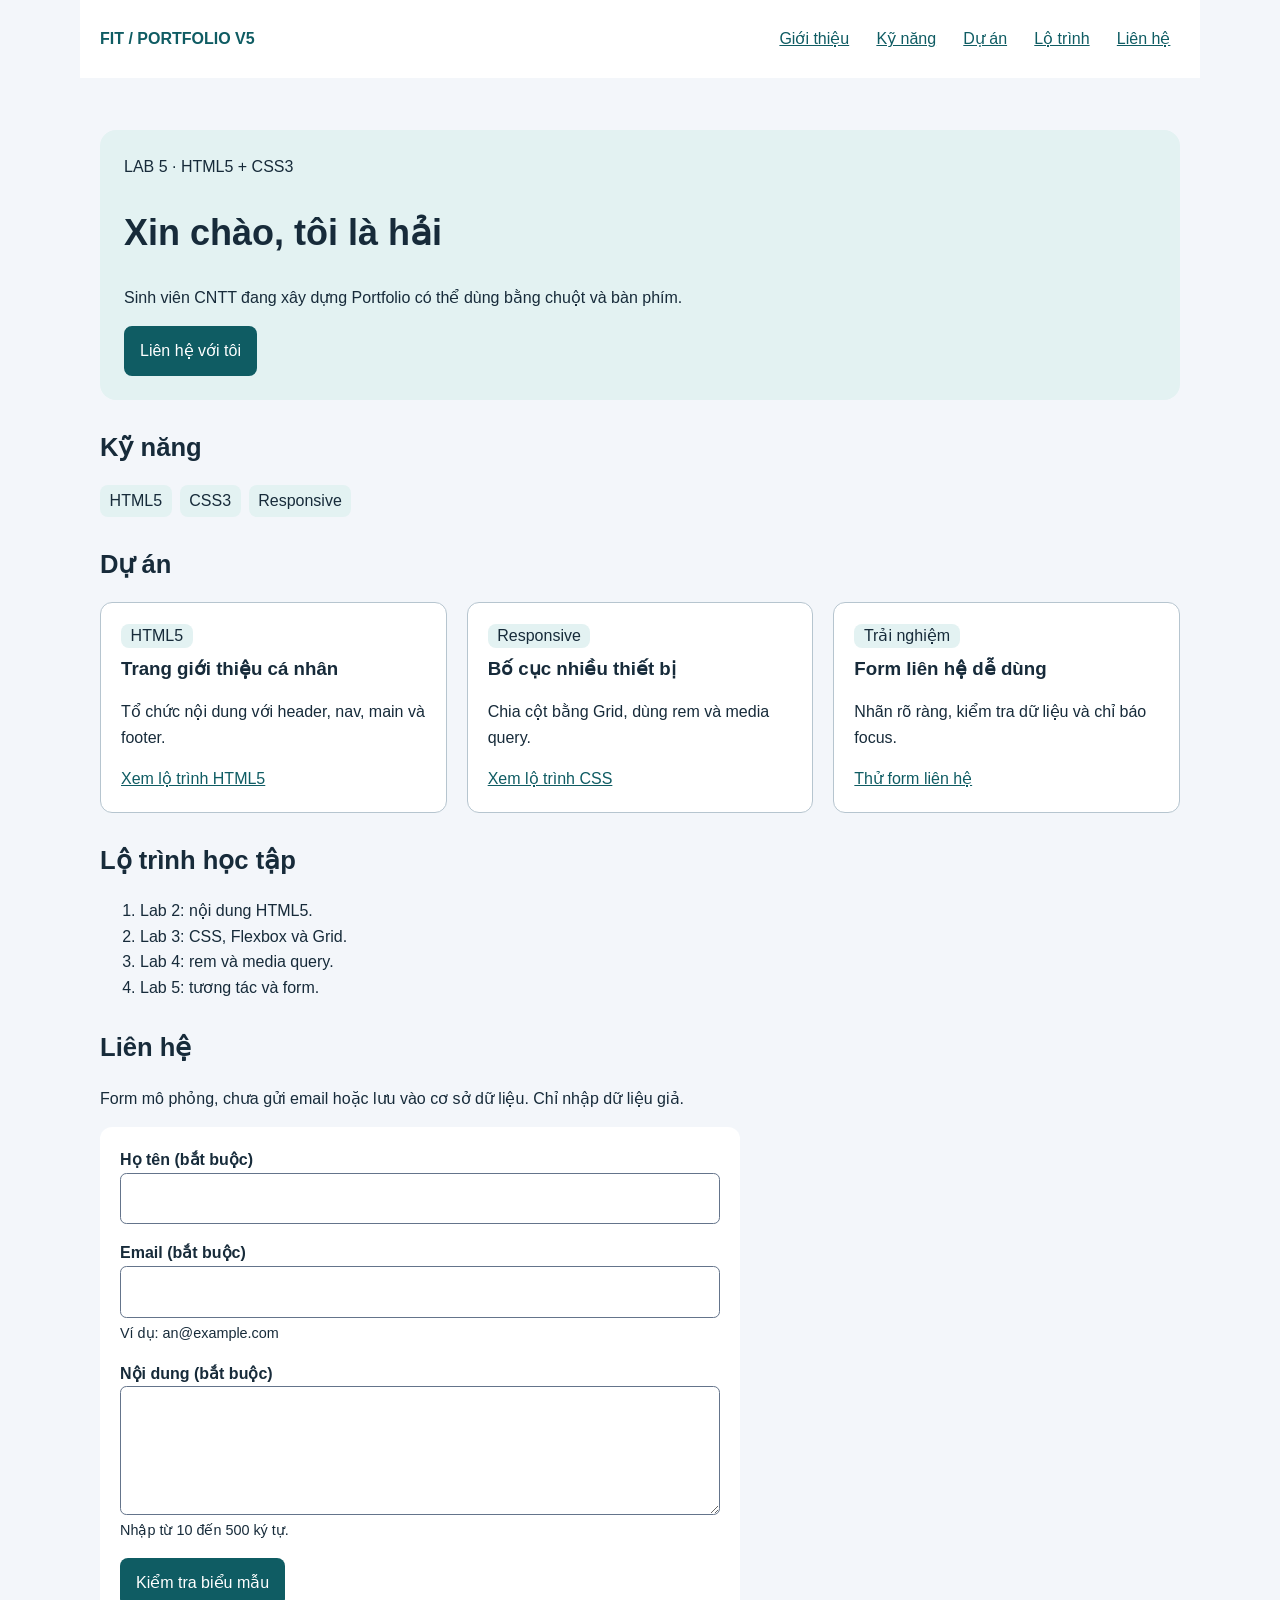
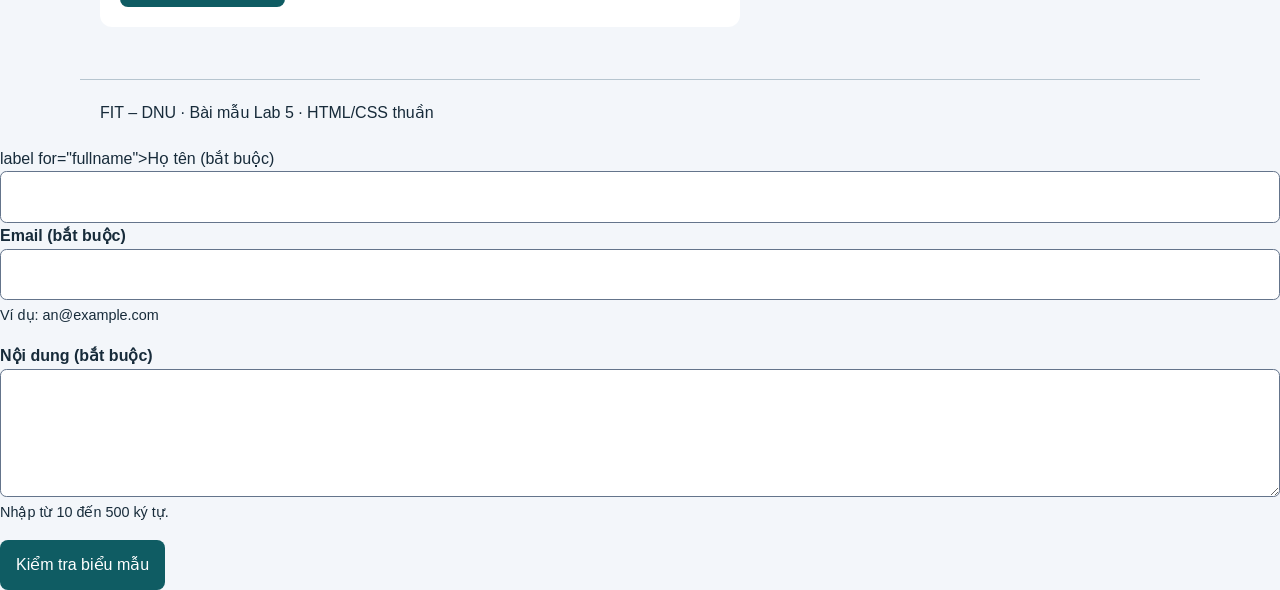
<file: index.html>
<!doctype html>
<html lang="vi">

<head>
    <meta charset="utf-8">
    <meta name="viewport" content="width=device-width,initial-scale=1">
    <title>Lab 5 · Portfolio thực hành</title>
    <link rel="stylesheet" href="css/style.css">
</head>

<body>
    <header><a class="brand" href="#gioi-thieu">FIT / PORTFOLIO V5</a>
        <nav class="menu" aria-label="Điều hướng chính">
            <a href="#gioi-thieu">Giới thiệu</a><a href="#ky-nang">Kỹ năng</a>
            <a href="#du-an">Dự án</a><a href="#lo-trinh">Lộ trình</a><a href="#lien-he">Liên hệ</a>
        </nav>
    </header>
    <main>
        <section class="hero" id="gioi-thieu"><span>LAB 5 · HTML5 + CSS3</span>
            <h1>Xin chào, tôi là hải</h1>
            <p>Sinh viên CNTT đang xây dựng Portfolio có thể dùng bằng chuột và bàn phím.</p>
            <a class="button" href="#lien-he">Liên hệ với tôi</a>
        </section>
        <section id="ky-nang">
            <h2>Kỹ năng</h2>
            <ul class="skills">
                <li>HTML5</li>
                <li>CSS3</li>
                <li>Responsive</li>
            </ul>
        </section>
        <section id="du-an">
            <h2>Dự án</h2>
            <div class="project-grid">
                <article class="card"><span class="tag">HTML5</span>
                    <h3>Trang giới thiệu cá nhân</h3>
                    <p>Tổ chức nội dung với header, nav, main và footer.</p><a href="#lo-trinh">Xem lộ trình HTML5</a>
                </article>
                <article class="card"><span class="tag">Responsive</span>
                    <h3>Bố cục nhiều thiết bị</h3>
                    <p>Chia cột bằng Grid, dùng rem và media query.</p><a href="#lo-trinh">Xem lộ trình CSS</a>
                </article>
                <article class="card"><span class="tag">Trải nghiệm</span>
                    <h3>Form liên hệ dễ dùng</h3>
                    <p>Nhãn rõ ràng, kiểm tra dữ liệu và chỉ báo focus.</p><a href="#lien-he">Thử form liên hệ</a>
                </article>
            </div>
        </section>
        <section id="lo-trinh">
            <h2>Lộ trình học tập</h2>
            <ol>
                <li>Lab 2: nội dung HTML5.</li>
                <li>Lab 3: CSS, Flexbox và Grid.</li>
                <li>Lab 4: rem và media query.</li>
                <li>Lab 5: tương tác và form.</li>
            </ol>
        </section>
        <section id="lien-he">
            <h2>Liên hệ</h2>
            <p>Form mô phỏng, chưa gửi email hoặc lưu vào cơ sở dữ liệu. Chỉ nhập dữ liệu giả.</p>
            <form action="ket-qua.html" method="get">
                <div class="form-field">
                    <label for="___">Họ tên (bắt buộc)</label><!-- 4.1 -->
                    <input id="fullname" name="fullname" type="text" autocomplete="name" required
minlength="___"><!-- 4.4 -->
                </div>
                <div class="form-field"><label for="email">Email (bắt buộc)</label>
                    <input id="email" name="email" type="___" ___ autocomplete="email"
                        aria-describedby="email-help"><!-- 4.2; 4.3 -->
                    <p class="help" id="email-help">Ví dụ: an@example.com</p>
                </div>
                <div class="form-field"><label for="message">Nội dung (bắt buộc)</label>
                    <textarea id="message" name="message" rows="4" required minlength="___" maxlength="___"
                        aria-describedby="___"></textarea><!-- 4.5; 4.6; 4.7 -->
                    <p class="help" id="message-help">Nhập từ 10 đến 500 ký tự.</p>
                </div>
                <button class="button" type="___">Kiểm tra biểu mẫu</button><!-- 4.8 -->
            </form>
        </section>
    </main>
    <footer>FIT – DNU · Bài mẫu Lab 5 · HTML/CSS thuần</footer>
</body>
label for="fullname">Họ tên (bắt buộc)</label><!-- 4.1 -->
<input id="fullname" name="fullname" type="text" autocomplete="name" required
    minlength="2"><!-- 4.4 -->

<div class="form-field">
    <label for="email">Email (bắt buộc)</label>
    <input id="email" name="email" type="email" required autocomplete="email"
        aria-describedby="email-help"><!-- 4.2; 4.3 -->
    <p class="help" id="email-help">Ví dụ: an@example.com</p>
</div>

<div class="form-field">
    <label for="message">Nội dung (bắt buộc)</label>
    <textarea id="message" name="message" rows="4" required minlength="10" maxlength="500"
        aria-describedby="message-help"></textarea><!-- 4.5; 4.6; 4.7 -->
    <p class="help" id="message-help">Nhập từ 10 đến 500 ký tự.</p>
</div>

<button class="button" type="submit">Kiểm tra biểu mẫu</button><!-- 4.8 -->

</html>
</file>
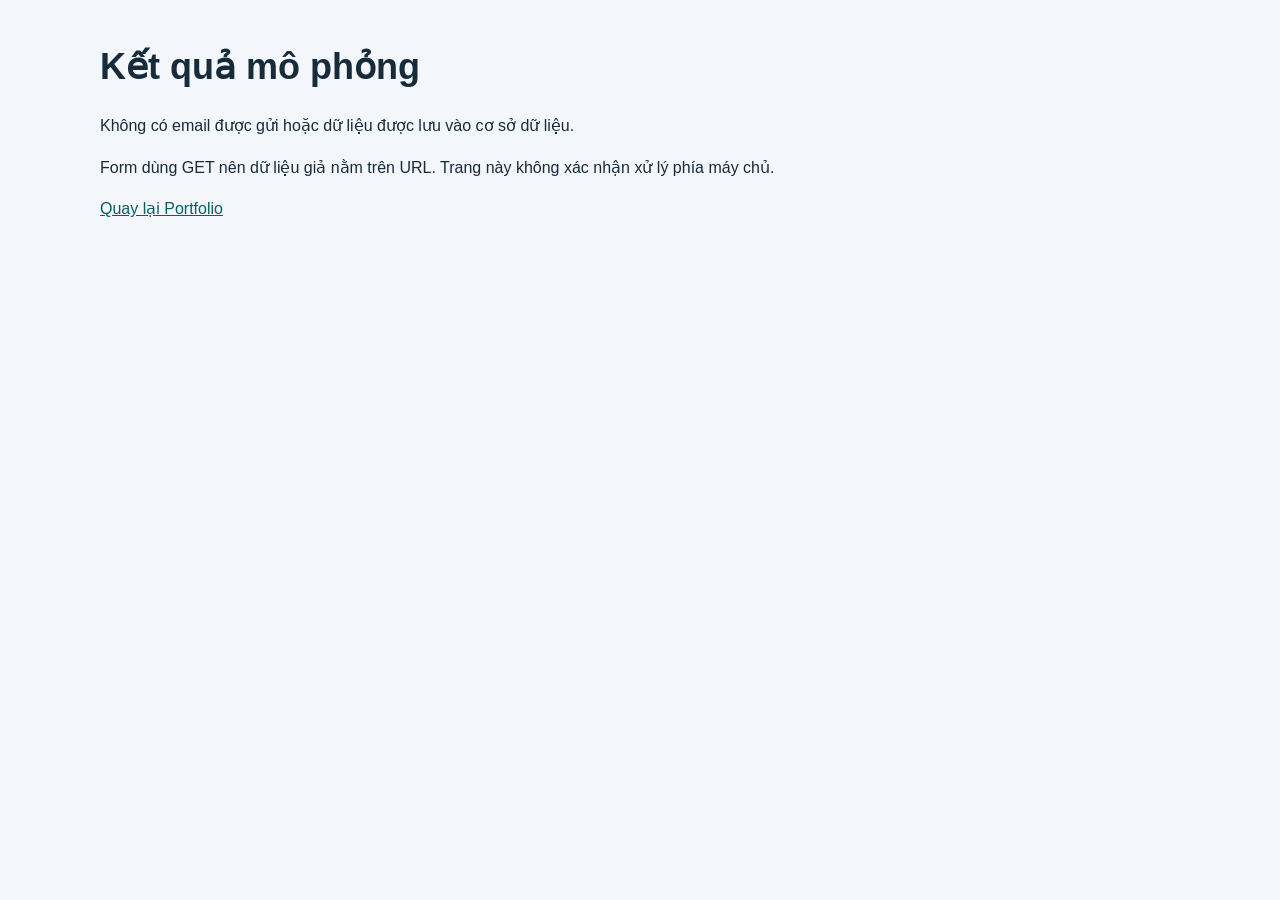
<file: ket-qua.html>
<!doctype html>
<html lang="vi">

<head>
    <meta charset="utf-8">
    <meta name="viewport" content="width=device-width,initial-scale=1">
    <title>Kết quả mô phỏng</title>
    <link rel="stylesheet" href="css/style.css">
</head>

<body>
    <main>
        <h1>Kết quả mô phỏng</h1>
        <p>Không có email được gửi hoặc dữ liệu được lưu vào cơ sở dữ liệu.</p>
        <p>Form dùng GET nên dữ liệu giả nằm trên URL. Trang này không xác nhận xử lý phía máy chủ.</p><a
            href="index.html#lien-he">Quay lại Portfolio</a>
    </main>
</body>

</html>
</file>
<file: css/style.css>
/* LAB 5: chi thay cac o trong co ma 1.1 den 5.6.
   Base responsive tu Lab 4 da hoan thanh. Khong xoa @media. */
:root {
  --bg: #f3f6fa;
  --text: #172b3a;
  --primary: #0f5c63;
  --hover: #083e43;
  --soft: #e3f2f2;
  --focus: #b34500;
  --line: #b6c5cf;
}

* {
  box-sizing: border-box;
}

html {
  font-size: 100%;
}

body {
  margin: 0;
  font-family: Arial, sans-serif;
  line-height: 1.6;
  color: var(--text);
  background: var(--bg);
}

a {
  color: var(--primary);
}

h1,
h2,
h3 {
  line-height: 1.25;
}

h1 {
  font-size: 2.25rem;
}

h2 {
  font-size: 1.6rem;
}

header,
main,
footer {
  max-width: 70rem;
  margin: auto;
  padding: 1.25rem;
}

header {
  background: white;
  display: flex;
  flex-wrap: wrap;
  align-items: center;
  justify-content: space-between;
  gap: 1rem;
}

.brand {
  font-weight: bold;
  text-decoration: none;
}

.menu {
  display: flex;
  flex-wrap: wrap;
  gap: .5rem;
}

.menu a {
  display: inline-block;
  padding: .4rem .6rem;
  border-radius: .4rem;
}

section {
  margin-block: 2rem;
  scroll-margin-top: 1rem;
}

.hero {
  background: var(--soft);
  padding: 1.5rem;
  border-radius: 1rem;
}

.skills {
  display: flex;
  flex-wrap: wrap;
  gap: .5rem;
  padding: 0;
  list-style: none;
}

.skills li,
.tag {
  background: var(--soft);
  padding: .2rem .6rem;
  border-radius: .5rem;
}

.project-grid {
  display: grid;
  grid-template-columns: 1fr;
  gap: 1.25rem;
}

.card {
  min-width: 0;
  border: 1px solid var(--line);
  border-radius: .75rem;
  padding: 1.25rem;
  background: white;
  overflow-wrap: anywhere;
}

.card h3 {
  margin-top: .5rem;
}

.card a {
  display: inline-block;
}

.button {
  display: inline-block;
  padding: .75rem 1rem;
  border: 0;
  background: var(--primary);
  color: white;
  border-radius: .5rem;
  cursor: pointer;
  text-decoration: none;
}

form {
  max-width: 40rem;
  background: white;
  border-radius: .75rem;
  padding: 1.25rem;
}

.form-field {
  margin-bottom: 1rem;
}

label {
  display: block;
  font-weight: bold;
}

.help {
  font-size: .9rem;
  margin: .25rem 0 0;
}

input,
textarea {
  display: block;
  border: 1px solid #64748b;
  border-radius: .4rem;
}

textarea {
  min-height: 8rem;
}

footer {
  border-top: 1px solid var(--line);
}

@media (min-width:48rem) {
  .project-grid {
    grid-template-columns: repeat(2, minmax(0, 1fr));
  }
}

@media (min-width:64rem) {
  .project-grid {
    grid-template-columns: repeat(3, minmax(0, 1fr));
  }
}

/* NHIEM VU 1: focus va menu. Khong xoa outline mac dinh. */
a:___,
/* 1.1 */
button:focus-visible,
input:focus-visible,
textarea:focus-visible {
  outline-style: ___;
  /* 1.2 */
  outline-width: ___;
  /* 1.3 */
  outline-color: var(___);
  /* 1.4 */
  outline-offset: ___;
  /* 1.5 */
}

.menu a:hover {
  background: var(___);
}

/* 1.6 */
/* NHIEM VU 2: button */
.button {
  transition: ___
    /* 2.1 */
    ___
    /* 2.2 */
    ___,
    /* 2.3 */
    transform 180ms ease;
}

.button:hover {
  background: var(___);
}

/* 2.4 */
.button:___ {
  /* 2.5 */
  transform: translateY(___);
  /* 2.6 */
}

/* NHIEM VU 3: card va link */
.card {
  transition: ___
    /* 3.1 */
    ___ ease;
}

/* 3.2 */
.card:___ {
  /* 3.3 */
  transform: ___(___);
  /* 3.4; 3.5 */
}

.card:___ {
  transform: translateY(-0.25rem);
}

/* 3.6 */
/* NHIEM VU 4 nam trong index.html. */
/* NHIEM VU 5: form */
input,
textarea {
  width: ___;
  /* 5.1 */
  box-sizing: ___;
  /* 5.2 */
  padding: ___;
  /* 5.3 */
  min-width: ___;
  /* 5.4 */
}

textarea {
  resize: ___;
}

/* 5.5 */
input,
textarea,
button {
  font: ___;
}
/* NHIEM VU 1: focus va menu. Khong xoa outline mac dinh. */
a:focus-visible,
button:focus-visible,
input:focus-visible,
textarea:focus-visible {
  outline-style: solid;          /* 1.2 */
  outline-width: 3px;             /* 1.3 */
  outline-color: var(--focus);    /* 1.4 */
  outline-offset: 3px;            /* 1.5 */
}

.menu a:hover {
  background: var(--soft);
}

/* NHIEM VU 2: button */
.button {
  transition: background-color 180ms ease,
              transform 180ms ease;
}

.button:hover {
  background: var(--hover);
}

.button:active {
  transform: translateY(2px);
}

/* NHIEM VU 3: card va link */
.card {
  transition: transform 180ms ease;
}

.card:hover {
  transform: translateY(-0.25rem);
}

.card a:focus-visible {
  transform: translateY(-0.25rem);
}

/* NHIEM VU 5: form */
input,
textarea {
  width: 100%;
  box-sizing: border-box;
  padding: 0.75rem;
  min-width: 0;
}

textarea {
  resize: vertical;
}

input,
textarea,
button {
  font: inherit;
}
</file>
